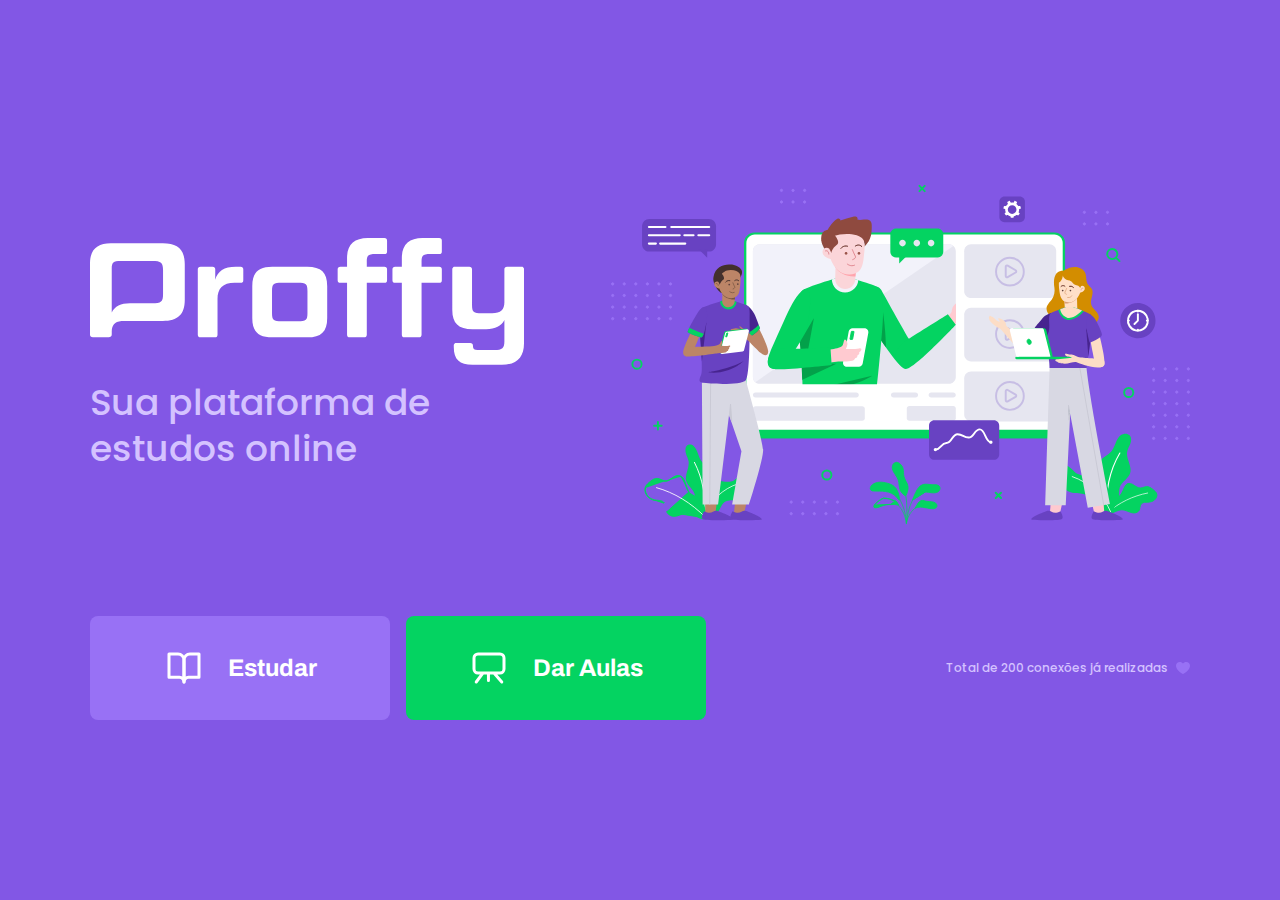
<file: index.html>
<!DOCTYPE html>
<html lang="pt-br">
<head>
    <meta charset="UTF-8">
    <meta name="viewport" content="width=device-width, initial-scale=1.0">
    <meta name="theme-color" content="#8257E5">
    <title>Proffy | Sua plataforma de estudos online</title>
    <link rel="stylesheet" href="/styles/style.css">                    
    <link rel="stylesheet" href="/styles/partials/page-landing.css">
    <link rel="shortcut icon" href="/images/favicon.png" type="image/png">

    <link href="https://fonts.googleapis.com/css2?family=Archivo:wght@400;700&amp;family=Poppins:wght@400;600&amp;display=swap" rel="stylesheet">

</head>
<body id="page-landing">

    <div id="container">
        <div class="logo-container">

            <img src="/images/logo.svg" alt="Proffy">
            <h2>Sua plataforma de estudos online</h2>
            
        </div>
        
        <img class="hero-image" src="/images/landing.svg" alt="Plataforma de Estudos">
        
        <div class="buttons-container">
            <a class="study" href="/study.html">
                <img src="/images/icons/study.svg" alt="Estudar">
                Estudar
            </a>
            
            <a class="give-classes" href="/give-classes.html">
                <img src="/images/icons/give-classes.svg" alt="Dar aulas">
                Dar Aulas
            </a>
        </div>
                <p class="total-connections">
                    Total de 200 conexões já realizadas
                    <img src="/images/icons/purple-heart.svg" alt="Coração roxo">
                </p>
    </div>
</body>
</html>
</file>
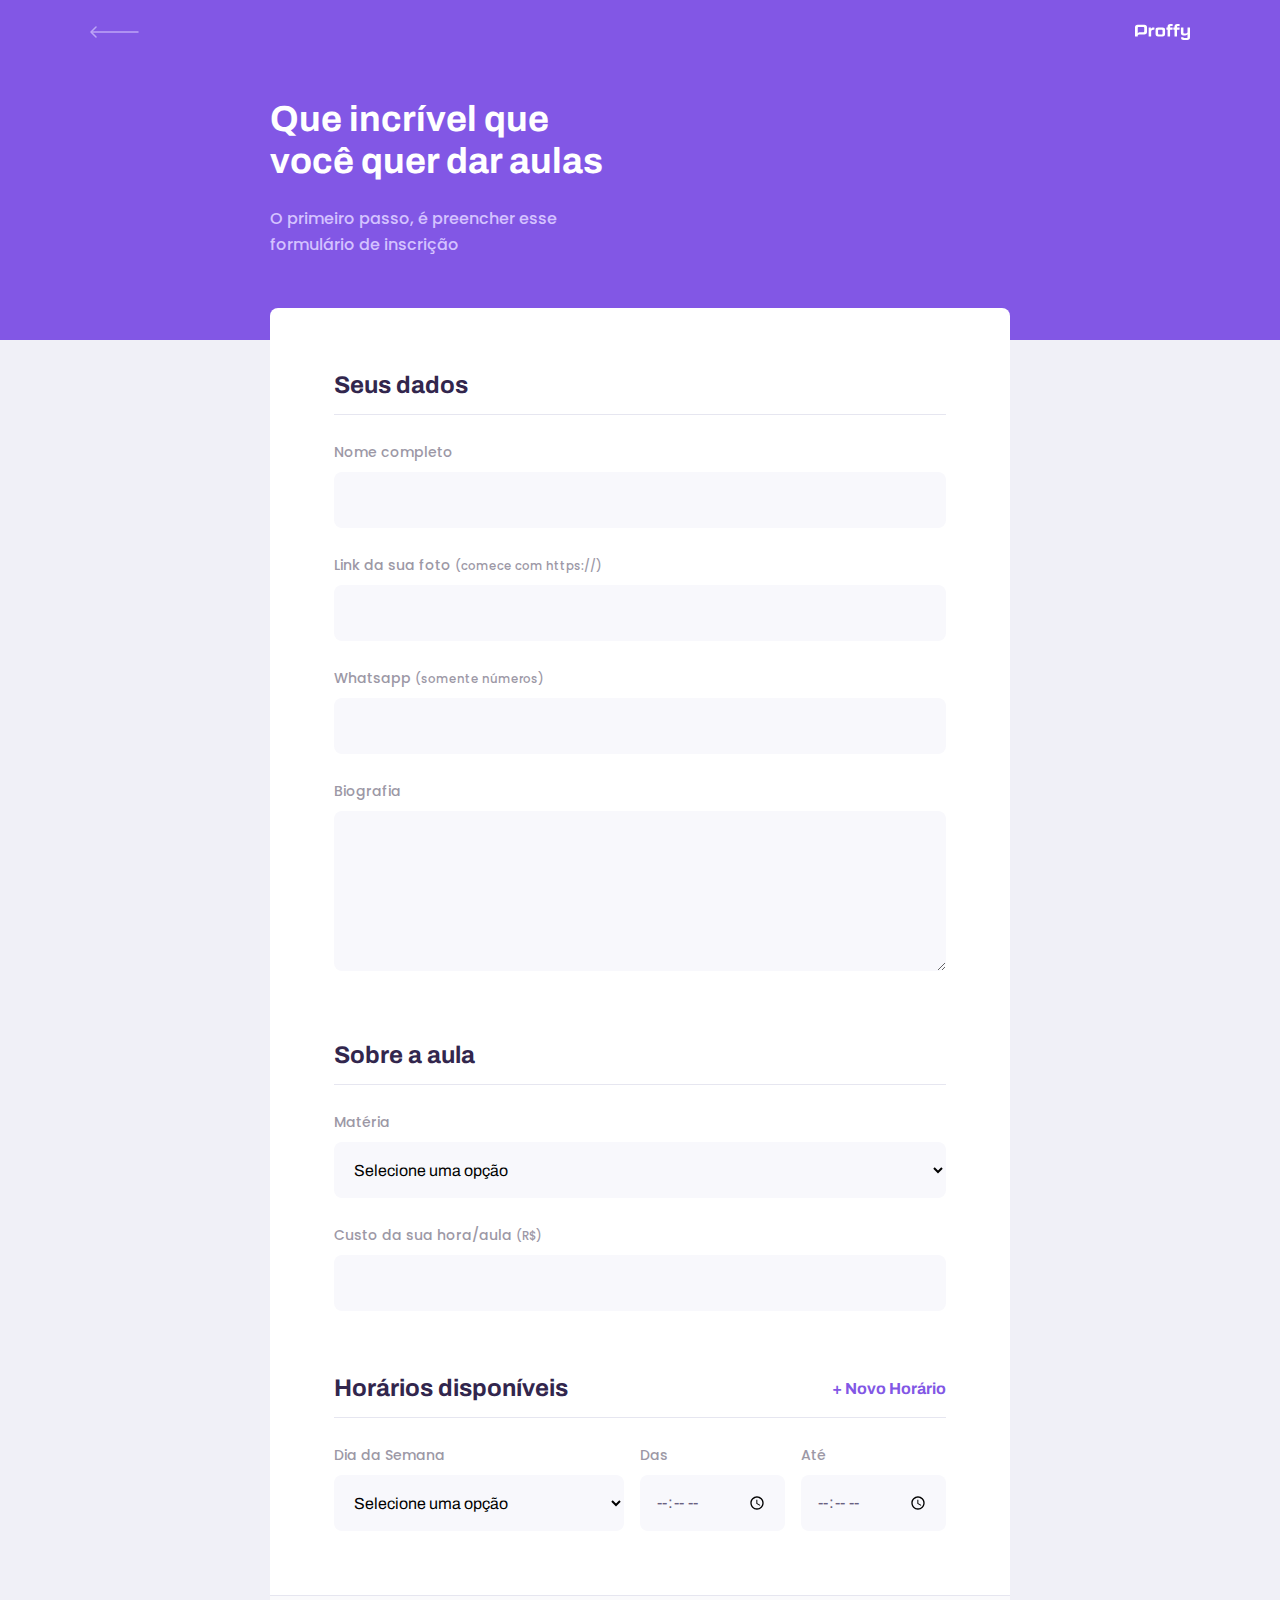
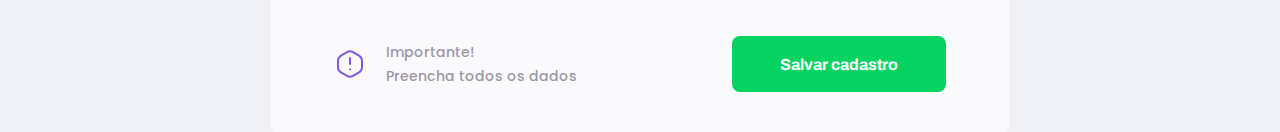
<file: give-classes.html>
<!DOCTYPE html>
<html lang="pt-br">

<head>
    <meta charset="UTF-8">
    <meta name="viewport" content="width=device-width, initial-scale=1.0">
    <meta name="theme-color" content="#8257E5">

    <title>Proffy | Sua plataforma de estudos online</title>

    <link rel="stylesheet" href="/styles/style.css">
    <link rel="stylesheet" href="/styles/partials/page-give-classes.css">
    <link rel="stylesheet" href="/styles/partials/header.css">
    <link rel="stylesheet" href="/styles/partials/forms.css">

    <link rel="shortcut icon" href="/images/favicon.png" type="image/png">

    <link
        href="https://fonts.googleapis.com/css2?family=Archivo:wght@400;700&amp;family=Poppins:wght@400;600&amp;display=swap"
        rel="stylesheet">

    <script src="/scripts/addField.js" defer></script>

</head>

<body id="page-give-classes">

    <div id="container">
        <header class="page-header">
            <div class="top-bar-container">
                <a href="/index.html">
                    <img src="/images/icons/back.svg" alt="Voltar">
                </a>
                <img src="/images/logo.svg" alt="Proffy">
            </div>

            <div class="header-content">
                <strong>Que incrível que você quer dar aulas</strong>
                <p>O primeiro passo, é preencher esse formulário de inscrição</p>
            </div>
        </header>

        <main>
            <form action="" id="create-class">
                <fieldset>
                    <legend>Seus dados</legend>

                    <div class="input-block">
                        <label for="name">Nome completo</label>
                        <input name="name" id="name" type="text" required>
                    </div>

                    <div class="input-block">
                        <label for="avatar">Link da sua foto <small>(comece com https://)</small> </label>
                        <input name="avatar" id="avatar" type="url" required>
                    </div>

                    <div class="input-block">
                        <label for="whatsapp">Whatsapp <small>(somente números)</small></label>
                        <input name="whatsapp" id="whatsapp" type="number" required>
                    </div>

                    <div class="textarea-block">
                        <label for="bio">Biografia</label>
                        <textarea name="bio" id="bio" required></textarea>
                    </div>

                </fieldset>
                <fieldset>
                    <legend>Sobre a aula</legend>

                    <div class="select-block">
                        <label for="subject">Matéria</label>
                        <select name="subject" id="subject" required>
                            <option value="">Selecione uma opção</option>
                            <option value="1">Artes</option>
                            <option value="2">Biologia</option>
                            <option value="3">Ciências</option>
                            <option value="4">Educação física</option>
                            <option value="5">Física</option>
                            <option value="6">Geografia</option>
                            <option value="7">História</option>
                            <option value="8">Matemática</option>
                            <option value="9">Português</option>
                            <option value="10">Química</option>

                        </select>
                    </div>

                    <div class="input-block">
                        <label for="cost">Custo da sua hora/aula
                            <small>(R$)</small>
                            <input type="cost" id="cost" type="number">
                        </label>

                    </div>

                </fieldset>

                <fieldset id="schedule-items">
                    <legend>Horários disponíveis
                        <button type="button" id="add-time">+ Novo Horário</button>
                    </legend>

                    <div class="schedule-item">

                        <div class="select-block">
                            <label for="weekday">Dia da Semana</label>
                            <select name="weekday[]" required>
                                <!-- esse select com [] faz com que possa enviar mais de um valor p/ o backend-->
                                <option value="">Selecione uma opção</option>
                                <option value="0">Domingo</option>
                                <option value="1">Segunda-feira</option>
                                <option value="2">Terça-feira</option>
                                <option value="3">Quarta-feira</option>
                                <option value="4">Quinta-feira</option>
                                <option value="5">Sexta-feira</option>
                                <option value="6">Sábado</option>

                            </select>
                        </div>

                        <div class="input-block">
                            <label for="time_from">Das</label>
                            <input type="time" name="time_from[]" required>
                        </div>

                        <div class="input-block">
                            <label for="time-to">Até</label>
                            <input type="time" name="time_to[]" required>
                        </div>

                    </div>
 
                </fieldset>
            </form>

            <footer>
                <p>
                    <img src="/images/icons/warning.svg" alt="Aviso importante!">
                    Importante! <br>
                    Preencha todos os dados

                </p>

                <button type="submit" form="create-class">Salvar cadastro</button>
                <!-- form quando usar button fora do formulario-->
            </footer>
        </main>
    </div>
</body>

</html>
</file>
<file: styles/style.css>
:root {
    --color-background: #F0F0F7;
    --color-primary-lighter: #9871F5;
    --color-primary-light: #916BEA;
    --color-primary: #8257E5;
    --color-primary-dark: #774DD6;
    --color-primary-darker: #6842c2;
    --color-secondary: #04D361;
    --color-secondary-dark: #04BF58;
    --color-title-in-primary: #FFFFFF;
    --color-text-in-primary: #D4C2FF;
    --color-text-title: #32264D;
    --color-text-complement: #9C98A6;
    --color-text-base: #6A6180;
    --color-line-in-white: #E6E6F0;
    --color-input-background: #F8F8FC;
    --color-button-text: #FFFFFF;
    --color-box-base: #FFFFFF;
    --color-box-footer: #FAFAFC;
    --color-small-info: #C1BCCC;
    font-size: 60%; /* controle das medidas rem */
}
 
*{
    margin: 0;
    padding: 0;
    box-sizing: border-box;
}

html, body{
    height: 100vh;
}

body{
    background: var(--color-background);
    display: flex;
    align-items: center;
    justify-content: center;
}
a{
    text-decoration: none;
}

body,
input, 
button, 
textarea {
    font: 500 1.6rem Poppins;
    color:  var(--color-text-base);

}

#container{
    width: 90vw;
    max-width: 700px;
}

@media (min-width:700px){
    :root{
        font-size: 62.5%; /* todo 1rem vau ser relativo a 10px*/
    }
}
</file>
<file: styles/partials/page-landing.css>
#page-landing{
    background: var(--color-primary);
}

#page-landing #container{
    color: var(--color-text-in-primary);
}

.logo-container img{
    height: 10rem;
}

.logo-container{
    text-align: center;
    margin-bottom: 3.2rem;
}

.logo-container h2{
    font-weight: 500;
    font-size: 3.6rem;
    line-height: 4.6rem;
    margin-top: 0.8rem;
}

.hero-image{
    width: 100%;
}

.buttons-container{
    display: flex;
    justify-content: center;
    margin: 3.2rem 0;
}

.buttons-container a{
    width: 30rem;
    height: 10.4rem;
    border-radius: 0.8rem;
    background-color: red;
    margin-right: 1.6rem;
    font: 700 2.4rem Archivo;
    display: flex;
    align-items: center;
    justify-content: center;
    text-decoration: none;
    color: var(--color-button-text);
    transition: background 0.2s;
}

.buttons-container a img{
    width: 4rem;
    margin-right: 2.4rem;
}

.buttons-container a.study{
    background: var(--color-primary-lighter);
}

.buttons-container a.study:hover{
    background: var(--color-primary-light);

}

.buttons-container a.give-classes{
    background: var(--color-secondary);
    margin-right: 0;
}

.buttons-container a.give-classes:hover{
    background: var(--color-secondary-dark);

}

.total-connections{
    font-size: 1.8rem;
    display: flex;
    align-items: center;
    justify-content: center;
}

.total-connections img{
    margin-left: 0.8rem;
}

@media(max-width:699px){
    :root{
        font-size: 40%; /* modificar as medidas rem */
   }   
}

@media (min-width: 1100px){
    #page-landing #container{
        max-width: 1100px;
        display: grid;
        grid-template-columns: 2fr 1fr 2fr;
        grid-template-rows: 350px 1fr; 
        grid-template-areas:
         "proffy image image"
         "button button texting";
        column-gap: 87px;
        row-gap: 86px;

        }

    .logo-container{
        grid-area: proffy;
        text-align: initial;
        align-self: center;
        margin: 0;
    }

    .logo-container img{
        height: 127px;
    }

    .hero-image{
        grid-area: image;
        height: 350px;
    }
    .buttons-container{
        grid-area: button;
        justify-content: flex-start;
        margin: 0;

    }
    .total-connections{
        grid-area: texting;
        justify-self: end;
        font-size: 1.2rem;
    }

}
</file>
<file: styles/partials/page-give-classes.css>
#page-give-classes #container{
    width: 100vw;
    height: 100vh;
}

#page-give-classes .page-header .header-content{
    margin-bottom: 6.4rem;
}

#page-give-classes main {
    background: var(--color-box-base);
    width: 100%;
    max-width: 74rem;
    border-radius: .8rem;
    margin: -3.2rem auto 3.2rem;
    padding-top: 6.4rem;
}

#page-give-classes fieldset{
    border: none;
    padding: 0 2.4rem;

}


#page-give-classes fieldset legend{
    font: 700 2.4rem Archivo;
    color: var(--color-text-title);
    margin-bottom: 2.4rem;
    display: flex;
    align-items: center;
    justify-content: space-between;
    width: 100%;
    padding-bottom: 1.6rem;
    border-bottom: 1px solid var(--color-line-in-white);
}

#page-give-classes fieldset legend button{
    background: none;
    border: 0;
    color: var(--color-primary);
    font: 700 1.6rem Archivo;
    cursor: pointer;
    transition: 0.5s;

}

#page-give-classes fieldset legend button:hover{
    color: var(--color-primary-dark);
    transform: translateY(-5px);
}

#page-give-classes fieldset+fieldset{
    margin-top: 6.4rem;

}

#page-give-classes .input-block+.input-block,
#page-give-classes .input-block+.textarea-block,
#page-give-classes .select-block+.input-block{
    margin-top: 2.4rem;
}

#page-give-classes main footer{
    padding: 4rem 2.4rem;
    background: var(--color-box-footer);
    border-top: 1px solid var(--color-line-in-white);
    margin-top: 6.4rem;
    border-radius: 0 0 .8rem .8rem;
}

#page-give-classes main footer p{
    display: flex;
    align-items: center;
    justify-content: center;
    font-size: 1.4rem;
    line-height: 2.4rem;
    color: var(--color-text-complement);

}

#page-give-classes main footer img{
    margin-right: 2rem;
}

#page-give-classes main footer button{
    width: 100%;
    height: 5.6rem;
    background: var(--color-secondary);
    color: var(--color-button-text);
    border: 0;
    border-radius: .8rem;
    cursor: pointer;
    font: 700 1.6rem Archivo;
    display: flex;
    align-items: center;
    justify-content: center;
    text-decoration: none;
    transition: 0.2s;
    margin-top: 3.2rem;

}

#page-give-classes main footer button:hover{
    background: var(--color-secondary-dark);

}

.schedule-item+.schedule-item{
    margin-top: 3.2rem;
    padding-top: 3.2rem;
    border-top: 1px solid var(--color-line-in-white);
}


@media(min-width: 700px){
    #page-give-classes #container{
        max-width: 100vw;
    }

    #page-give-classes .page-header .header-content{
        margin-bottom: 0;
    }
    #page-give-classes main fieldset{
        padding: 0 64px;
    }

    .schedule-item{
        display: grid;
        grid-template-columns: 2fr 1fr 1fr;
        column-gap: 1.6rem;

    }

    .schedule-item .input-block{
        margin-top: 0 !important;
    }

    #page-give-classes main footer{
        padding: 40px 64px;
        display: flex;
        justify-content: space-between;
    }

    #page-give-classes main footer button{
        width: 35%;
        margin-top: 0;

    }
}
</file>
<file: styles/partials/header.css>
.page-header {
    background-color: var(--color-primary);
    display: flex;
    flex-direction: column;
    
}

.page-header .top-bar-container{
    width: 90%;
    margin: 0 auto;
    display: flex;
    align-items: center;
    justify-content: space-between;
    padding: 1.6rem 0;
}

.page-header .top-bar-container a{
    height: 3.2rem;
    transition: opacity 0.2s;
}

.page-header .top-bar-container a:hover {
    opacity: 0.6;

}

.page-header .top-bar-container > img{
    height: 1.6rem;
}

.page-header .header-content{
    width: 90%;
    margin: 3.2rem auto;
    position: relative;
}

.page-header .header-content strong{
    font: 700 3.6rem Archivo;
    line-height: 4.2rem;
    color: var(--color-title-in-primary);
}

.page-header .header-content p{
    max-width: 30rem;
    font-size: 1.6rem;
    line-height: 2.6rem;
    color: var(--color-text-in-primary);
    margin-top: 2.4rem;
}

@media (min-width:700px){
    .page-header {
        height: 340px;
    }

    .page-header .top-bar-container{
        max-width: 1100px;
    }

    .page-header .header-content{
        max-width: 740px;
        margin: 0 auto;
        flex: 1 1;
        padding-bottom: 48px;
        display: flex;
        flex-direction: column;
        justify-content: center;
    }

    .page-header .header-content strong{
        max-width: 350px;
    }

}
</file>
<file: styles/partials/forms.css>
.select-block label, .input-block label, .textarea-block label{
    font-size: 1.4rem;
    color: var(--color-text-complement);

}

.input-block input,
.select-block select,
.textarea-block textarea{
    width: 100%;
    height: 5.6rem;
    margin-top: 0.8rem;
    border-radius: 0.8rem;
    background: var(--color-input-background);
    border: 1px solid var(--color-link-in-white);
    outline: 0;
    padding: 0 1.6rem;
    font: 1.6rem Archivo;
}

.textarea-block textarea{
    padding: 1.5rem 1.6rem;
    height: 16rem;
    resize: vertical;
}

.input-block, .textarea-block{
    position: relative;
}

.input-block:focus-within::after, .textarea-block:focus-within::after{
    content: "";
    width: calc(100% - 3.2rem);
    height: 2px;
    background: var(--color-primary-light);
    position: absolute;
    left: 1.6rem;
    bottom: 0;
}
</file>
